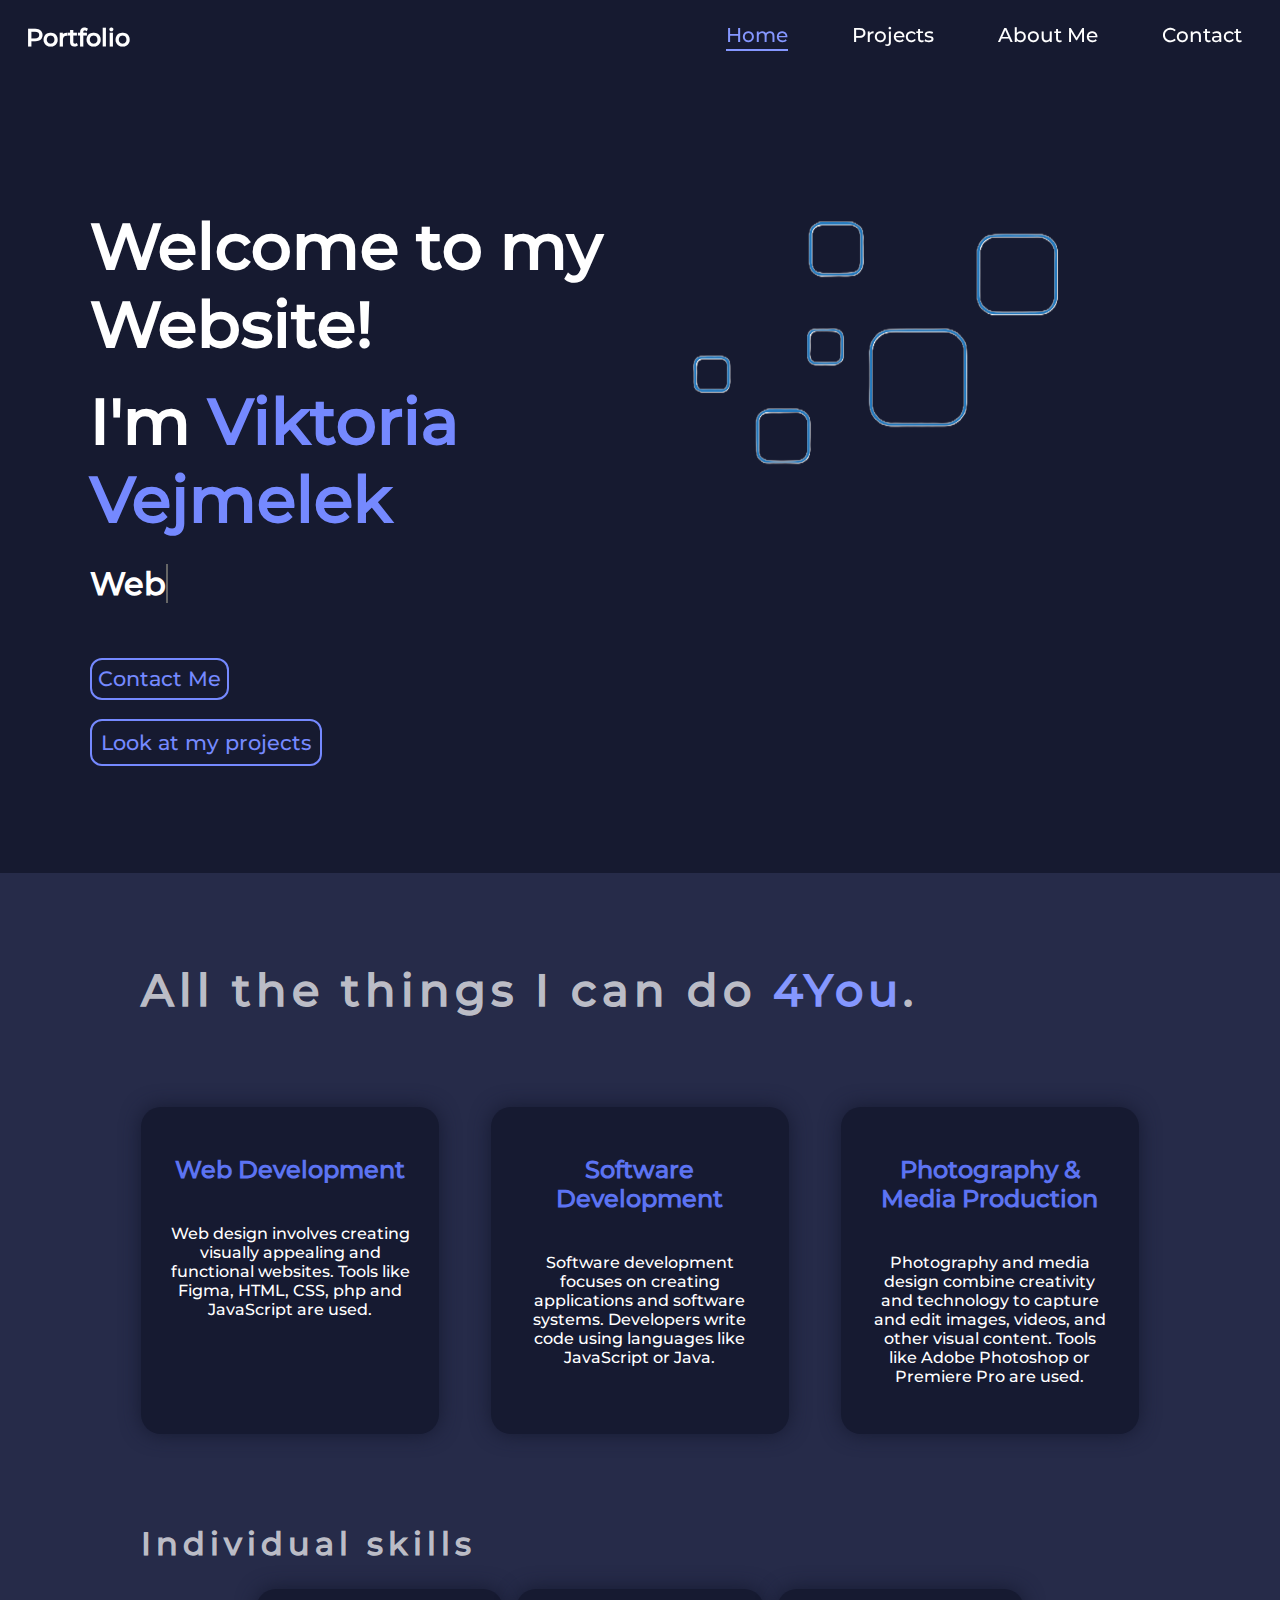
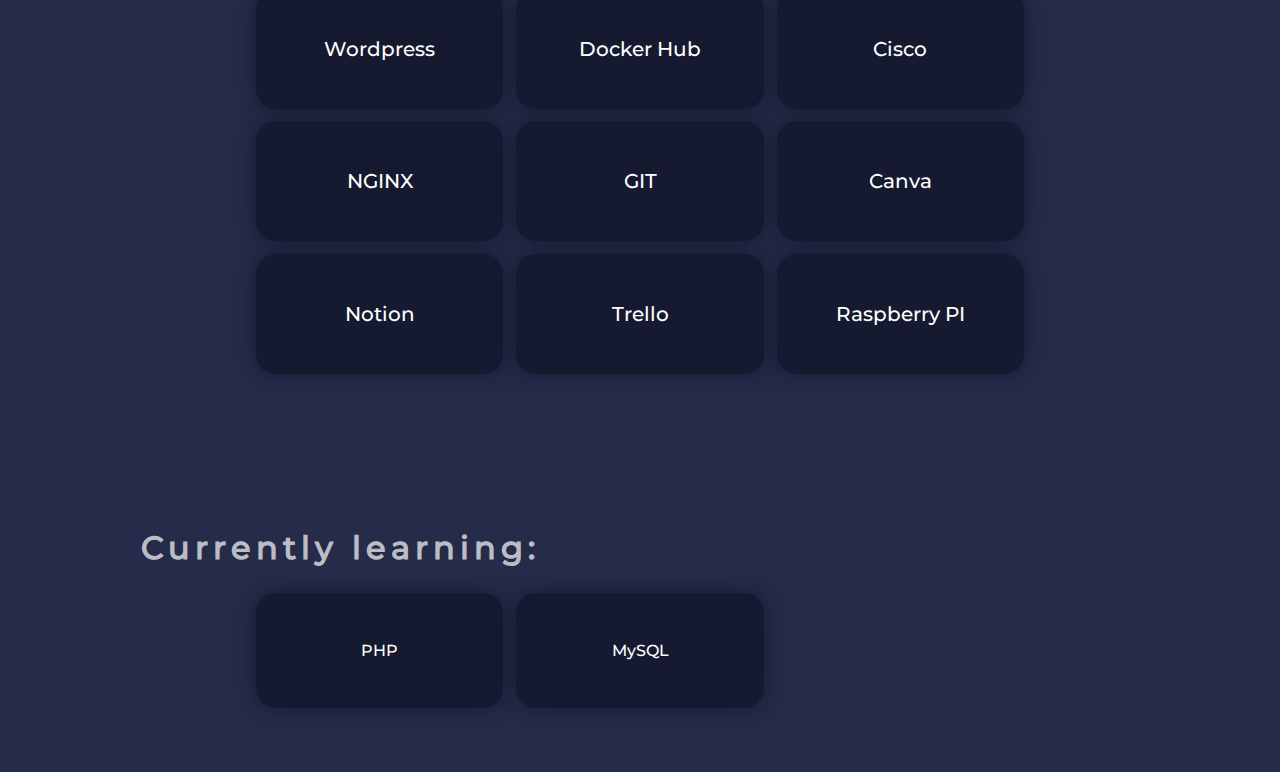
<file: index.html>
<!DOCTYPE html>
<html lang="en">
<head>
    <meta charset="UTF-8">
    <meta name="viewport" content="width=device-width, initial-scale=1.0">
    <meta name="author" content="Viki">
    <meta name="description" content="Ich bin ein begeisterter UX/UI-Designer und Webentwickler. Besuche meine Webseite vejmelek.com, um meine Projekte in Webdesign, Programmierung und Medientechnik zu entdecken.">
    <meta name="keywords" content="Webdesign, UX/UI Design, Programmierung, Projekte, Medientechnik, HTL Leonding, HTML, CSS, JavaScript, PHP">
    <meta name="robots" content="index, follow">
    <meta name="theme-color" content="#000000">
    <title>Vejmelek Viktoria - Webdesign und UX/UI</title>
    <link rel="canonical" href="https://vejmelek.com">

    <meta property="og:title" content="Vikis Portfolio - Webdesign und UX/UI">
    <meta property="og:description" content="Entdecke meine Projekte in Webdesign, UX/UI und Programmierung auf vejmelek.com. Perfekt für Inspiration und Zusammenarbeit.">
    <meta property="og:image" content="https://vejmelek.com/dein-bild.jpg">
    <meta property="og:url" content="https://vejmelek.com">
    <meta property="og:type" content="website">
    <meta property="og:locale" content="de_DE">
    
    
    <script src="./dateien/js/index.js" defer></script>
    <link rel="stylesheet" href="./dateien/css/index.css">
    <link rel="icon" href="./fotos/logo/logo_Vejmelek.jpg" type="image/x-icon">
    <link rel="stylesheet" href="./dateien/css/responsive.css">

    <script data-goatcounter="https://viki.goatcounter.com/count"
        async src="//gc.zgo.at/count.js"></script>

    <script type="application/ld+json">
        {
          "@context": "https://schema.org",
          "@type": "WebSite",
          "name": "Vejmelek Viktoria - Webdesign und UX/UI",
          "image": "./fotos/logo/logo_Vejmelek.jpg",
          "url": "https://vejmelek.com",
          "author": {
            "@type": "Person",
            "name": "Viktoria"
          },
          "description": "Entdecke meine Projekte in Webdesign, UX/UI und Programmierung auf vejmelek.com.",
          "potentialAction": {
            "@type": "SearchAction",
            "target": "https://vejmelek.com/?s={search_term_string}",
            "query-input": "required name=search_term_string"
          }
        }
        </script>
        
</head>
<body>
    <section id="homepage_section1">

        <nav style="position: fixed; top: 0;" class="homepage_navbar">
            <h4 id="homepage_navbar_portfolio">Portfolio</h4>
            <div id="homepage_navbar_oben">
                <a style="color: #8597ff; " class="homepage_navbar_link" href="index.html"><p style="border-bottom: #8597ff solid 2px; padding-bottom: 0.2vw;">Home</p></a>
                <a class="homepage_navbar_link" href="./dateien/html/projects.html">Projects</a>
                <a class="homepage_navbar_link" href="./dateien/html/aboutMe.html" >About Me</a>
                <a class="homepage_navbar_link" href="./dateien/html/contact.html" >Contact</a>
            </div>
        </nav>

        <main id="homepage_main">
            <div id="homepage_main_text">
                <div id="homepage_main_text_name">
                    <h1 style="color: white; margin-bottom: 1.5vw;">Welcome to my Website!</h1>
                    <h1 style="margin-bottom: 2vw; color: rgb(255, 255, 255);">I'm <span id="homepage_main_nameHighlight">Viktoria Vejmelek</span></h1>
                    <span
                        class="txt-rotate"
                        data-period="1000"
                        data-rotate='[ "Web Designer.", "Fullstack Developer.", "UI/UX Designer" ]'
                    ></span>
                </div>

                <div id="homepage_main_text_buttons">
                    <div id="homepage_main_button1">
                        <a href="./dateien/html/contact.html">Contact Me</a>
                    </div>

                    <div id="homepage_main_button2"><a onclick="openProjects()" href="./dateien/html/projects.html">Look at my projects</a></div>
                </div>
            </div>

            <div id="homepage_main_picture">
                <!-- <img style="z-index: 6;" id="homepage_main_iphone" src="./fotos/home/file.png" alt="homepage_main_iphone"> -->

                <img id="homepage_main_iphone" src="./fotos/home/form1.png" alt="">


            </div>

        </main>
    </section>

    <section style="z-index: 10;" id="homepage_section2">
        <h1 style="letter-spacing: 5px; color: #ffffffb6; padding: 10vh 0 0 11vw; font-size: 2.8em;">All the things I can do <span style="color: #8597ff;">4You</span>.</h1>
        <main id="main">
            <div>
                <div id="whatIDo-container" class="side-padding">
                    <div id="whatIDo-wrapper">
            
                      <div class="whatIDo-box">
                        <h2>Web Development</h2>
                        <p>Web design involves creating visually appealing and functional websites. Tools like Figma, HTML, CSS, php and JavaScript are used.</p>
                      </div>
            
                      <div class="whatIDo-box">
                        <h2>Software Development</h2>
                        <p>Software development focuses on creating applications and software systems. Developers write code using languages like JavaScript or Java.</p>
                      </div>
            
                      <div class="whatIDo-box">
                        <h2>Photography & Media Production</h2>
                        <p>Photography and media design combine creativity and technology to capture and edit images, videos, and other visual content. Tools like Adobe Photoshop or Premiere Pro are used.</p>
                      </div>

                      
            
                    </div>
                  </div>
            </div>

            <div id="Headline_part2">
                <h3 style="letter-spacing: 5px; color: #ffffffb6; padding: 10vh 0 0 11vw; font-size: 2em;">Individual skills</h3>
            </div>

            <div id="homepage_main_skills_unwichtig">
                <div class="whatIDo-box">
                    <p>Wordpress</p>
                </div>

                <div class="whatIDo-box">
                    <p>Docker Hub</p>
                </div>

                <div class="whatIDo-box">
                    <p>Cisco</p>
                </div>

                <div class="whatIDo-box">
                    <p>NGINX</p>
                </div>

                <div class="whatIDo-box">
                    <p>GIT</p>
                </div>

                <div class="whatIDo-box">
                    <p>Canva</p>
                </div>

                <div class="whatIDo-box">
                    <p>Notion</p>
                </div>

                <div class="whatIDo-box">
                    <p>Trello</p>
                </div>

                <div class="whatIDo-box">
                    <p>Raspberry PI</p>
                </div>
            </div>

            <div id="Headline_part3">
                <h3 style="letter-spacing: 5px; color: #ffffffb6; padding: 10vh 0 0 11vw; font-size: 2em;">Currently learning:</h3>
            </div>
            
            <div id="homepage_main_currentlyLearning">
                <div class="whatIDo-box"><p>PHP</p></div>
                <div class="whatIDo-box"><p>MySQL</p></div>
            </div>
        </main>

    </section>

    <div>
        <script data-name="BMC-Widget" data-cfasync="false" src="https://cdnjs.buymeacoffee.com/1.0.0/widget.prod.min.js" data-id="viktoriavei" data-description="Support me on Buy me a coffee!" data-message="You're a big part of making this possible – your support means the world and keeps me inspired!" data-color="#5F7FFF" data-position="Right" data-x_margin="18" data-y_margin="18"></script>
    </div>
</body>
</html>
</file>
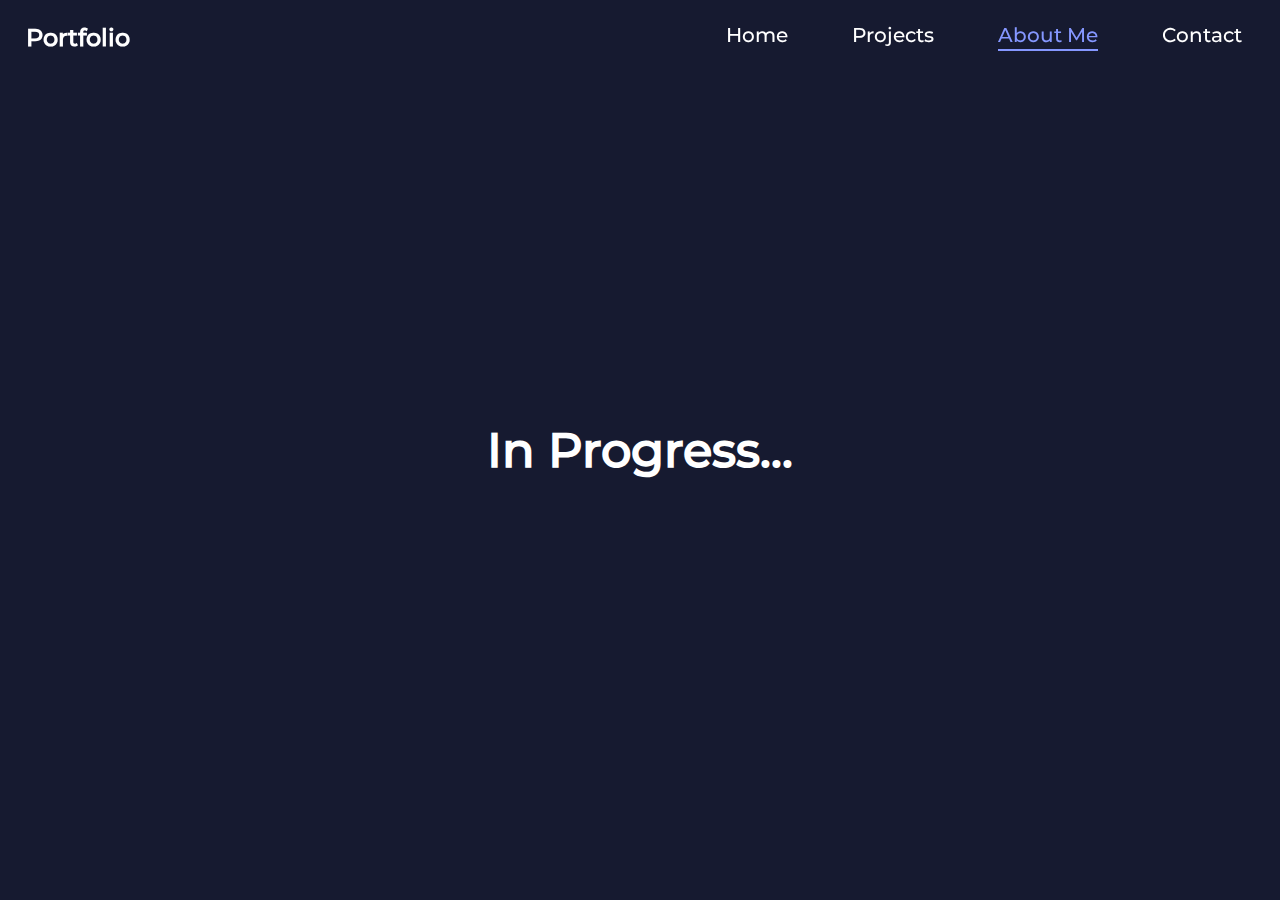
<file: dateien/html/aboutMe.html>
<!DOCTYPE html>
<html lang="en">
<head>
    <meta charset="UTF-8">
    <meta name="viewport" content="width=device-width, initial-scale=1.0">
    <meta name="author" content="Viki">
    <meta name="description" content="Ich bin ein begeisterter UX/UI-Designer und Webentwickler. Besuche meine Webseite vejmelek.com, um meine Projekte in Webdesign, Programmierung und Medientechnik zu entdecken.">
    <meta name="keywords" content="Webdesign, UX/UI Design, Programmierung, Projekte, Medientechnik, HTL Leonding, HTML, CSS, JavaScript, PHP">
    <meta name="robots" content="index, follow">
    <meta name="theme-color" content="#000000">
    <title>Vejmelek Viktoria - Webdesign und UX/UI</title>
    <link rel="canonical" href="https://vejmelek.com">

    <meta property="og:title" content="Vikis Portfolio - Webdesign und UX/UI">
    <meta property="og:description" content="Entdecke meine Projekte in Webdesign, UX/UI und Programmierung auf vejmelek.com. Perfekt für Inspiration und Zusammenarbeit.">
    <meta property="og:image" content="https://vejmelek.com/dein-bild.jpg">
    <meta property="og:url" content="https://vejmelek.com">
    <meta property="og:type" content="website">
    <meta property="og:locale" content="de_DE">
    
    
    <!-- <script src="./dateien/js/index.js" defer></script> -->
    <link rel="stylesheet" href="../css/aboutMe.css">
    <link rel="icon" href="../../fotos/logo/logo_Vejmelek.jpg">
    <link rel="stylesheet" href="../css/global.css">
    <link rel="stylesheet" href="../css/responsive.css">

    <script data-goatcounter="https://viki.goatcounter.com/count"
        async src="//gc.zgo.at/count.js"></script>

    <script type="application/ld+json">
        {
          "@context": "https://schema.org",
          "@type": "WebSite",
          "name": "Vejmelek Viktoria - Webdesign und UX/UI",
          "image": "./fotos/logo/logo_Vejmelek.jpg",
          "url": "https://vejmelek.com",
          "author": {
            "@type": "Person",
            "name": "Viktoria"
          },
          "description": "Entdecke meine Projekte in Webdesign, UX/UI und Programmierung auf vejmelek.com.",
          "potentialAction": {
            "@type": "SearchAction",
            "target": "https://vejmelek.com/?s={search_term_string}",
            "query-input": "required name=search_term_string"
          }
        }
        </script>
        
</head>
<body>
    
    <div>
        <script data-name="BMC-Widget" data-cfasync="false" src="https://cdnjs.buymeacoffee.com/1.0.0/widget.prod.min.js" data-id="viktoriavei" data-description="Support me on Buy me a coffee!" data-message="You're a big part of making this possible – your support means the world and keeps me inspired!" data-color="#5F7FFF" data-position="Right" data-x_margin="18" data-y_margin="18"></script>
    </div>

    <section id="homepage_section1">

        <nav class="homepage_navbar">
            <h4 id="homepage_navbar_portfolio" style="font-size: 1.5em;">Portfolio</h4>
            <div id="homepage_navbar_oben">
                <a class="homepage_navbar_link" href="../../index.html"><p>Home</p></a>
                <a class="homepage_navbar_link" href="./projects.html"><p>Projects</p></a>
                <a style="color: #8597ff; " class="homepage_navbar_link" href="./aboutMe.html" ><p style="border-bottom: #8597ff    solid 2px; padding-bottom: 0.2vw;">About Me</p></a>
                <a class="homepage_navbar_link" href="./contact.html" ><p>Contact</p></a>
            </div>
        </nav>

        <div id="main_header">
            <h2 id="status">In Progress...</h2>
        </div>
    </section>

    
</body>
</html>
</file>
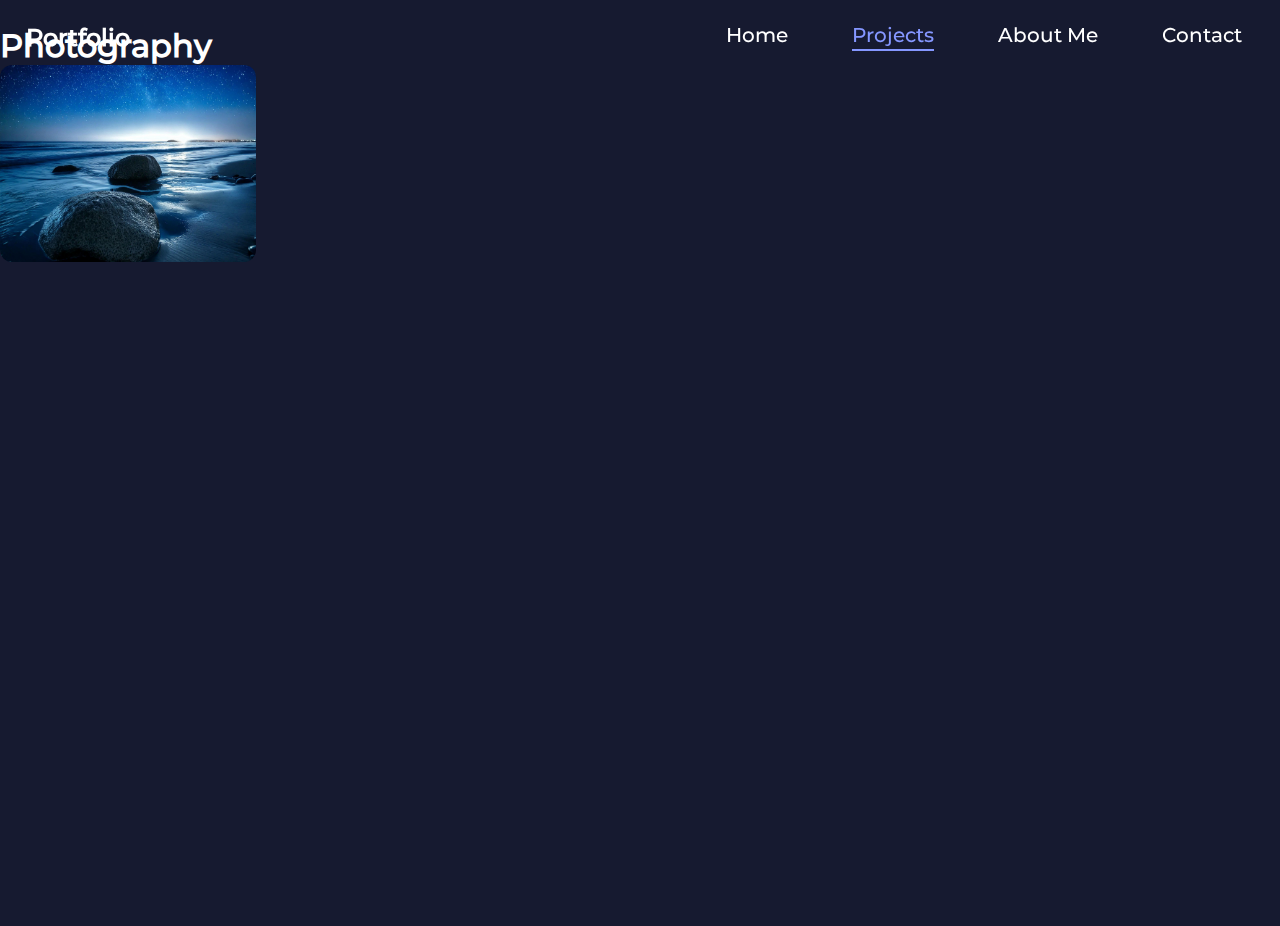
<file: dateien/html/projects.html>
<!DOCTYPE html>
<html lang="en">
<head>
    <meta charset="UTF-8">
    <meta name="viewport" content="width=device-width, initial-scale=1.0">
    <meta name="author" content="Viki">
    <meta name="description" content="Ich bin ein begeisterter UX/UI-Designer und Webentwickler. Besuche meine Webseite vejmelek.com, um meine Projekte in Webdesign, Programmierung und Medientechnik zu entdecken.">
    <meta name="keywords" content="Webdesign, UX/UI Design, Programmierung, Projekte, Medientechnik, HTL Leonding, HTML, CSS, JavaScript, PHP">
    <meta name="robots" content="index, follow">
    <meta name="theme-color" content="#000000">
    <title>Vejmelek Viktoria - Webdesign und UX/UI</title>
    <link rel="canonical" href="https://vejmelek.com">

    <meta property="og:title" content="Vikis Portfolio - Webdesign und UX/UI">
    <meta property="og:description" content="Entdecke meine Projekte in Webdesign, UX/UI und Programmierung auf vejmelek.com. Perfekt für Inspiration und Zusammenarbeit.">
    <meta property="og:image" content="https://vejmelek.com/dein-bild.jpg">
    <meta property="og:url" content="https://vejmelek.com">
    <meta property="og:type" content="website">
    <meta property="og:locale" content="de_DE">
    
    
    <script src="../js/portfolio.js" defer></script>
    <link rel="stylesheet" href="../css/projects.css">
    <link rel="icon" href="../../fotos/logo/logo_Vejmelek.jpg">
    <link rel="stylesheet" href="../css/global.css">
    <link rel="stylesheet" href="../css/responsive.css">

    <script type="application/ld+json">
        {
          "@context": "https://schema.org",
          "@type": "WebSite",
          "name": "Vejmelek Viktoria - Webdesign und UX/UI",
          "image": "./fotos/logo/logo_Vejmelek.jpg",
          "url": "https://vejmelek.com",
          "author": {
            "@type": "Person",
            "name": "Viktoria"
          },
          "description": "Entdecke meine Projekte in Webdesign, UX/UI und Programmierung auf vejmelek.com.",
          "potentialAction": {
            "@type": "SearchAction",
            "target": "https://vejmelek.com/?s={search_term_string}",
            "query-input": "required name=search_term_string"
          }
        }
        </script>
        
</head>
<body id="">

   <header>
        <nav class="homepage_navbar">
            <h4 id="homepage_navbar_portfolio" style="font-size: 1.5em;">Portfolio</h4>
            <div id="homepage_navbar_oben">
                <a class="homepage_navbar_link" href="../../index.html"><p>Home</p></a>
                <a style="color: #8597ff; " class="homepage_navbar_link" href="./projects.html"><p style="border-bottom: #8597ff    solid 2px; padding-bottom: 0.2vw;">Projects</p></a>
                <a class="homepage_navbar_link" href="./aboutMe.html" >About Me</a>
                <a class="homepage_navbar_link" href="./contact.html" ><p>Contact</p></a>
            </div>
        </nav>
   </header>

   <main id="projects_main">
        <div>
          <div  onclick=loadFotoG()>
            <h1>Photography</h1>
            <img class="project_main_img" src="../../fotos/projekte/fotografie/hintergrund.jpg" alt="FotoG" class="project_img">
          </div>
            
        </div>

        <div>
          <div id="project_back"></div>
          <div id="project_info_content"></div>
        </div>
   </main>
    
    <div>
        <script data-name="BMC-Widget" data-cfasync="false" src="https://cdnjs.buymeacoffee.com/1.0.0/widget.prod.min.js" data-id="viktoriavei" data-description="Support me on Buy me a coffee!" data-message="You're a big part of making this possible – your support means the world and keeps me inspired!" data-color="#5F7FFF" data-position="Right" data-x_margin="18" data-y_margin="18"></script>
    </div>
</body>
</html>
</file>
<file: dateien/css/index.css>
@font-face {
    font-family: me;
    src: url(../../fonts/static/Montserrat-Medium.ttf);
}

:root{
    --font_Family_AllPages: me;
    --font_color_darkSection: rgb(255, 255, 255);
    --font_color_lightSection: rgb(0, 0, 0);

    --color_Hightlight: #7589ff;
    --color_background_skills : #6f6f6f87 ;

    /* / Blacks and Whites / */
    --black-color: hsl(0, 0%, 0%); /*#black*/
    --white-color: hsl(0, 0%, 100%); /*#black*/
  
    /* / Background Colors / */
    --primary-bg-color: hsl(0, 0%, 7%); /*#111111*/
    --secondary-bg-color: hsl(0, 0%, 14%); /*#232323*/
    --accent-bg-color: hsl(0, 0%, 17%); /*#2C2C2C*/
  
    /* / Primary, Secondary, Accent colors / */
    --primary-color: hsl(231, 37%, 14%); /*#161A30*/
    --secondary-color: hsl(231, 32%, 22%); /*#262B49*/
    --accent-color: hsl(231, 100%, 73%); /*#7589ff*/
  
    /* / Font color / */
    --primary-font-color: hsl(0, 0%, 100%); /*#FFFFFF*/
    --secondary-font-color: hsl(0, 0%, 80%); /*#B4B4B4 -> 0, 0, 71*/
  
    /* / Margin / */
    --margin-xxs: 0.25rem;
    --margin-xs: 0.5rem;
    --margin-s: 0.75rem;
    --margin-m: 1rem;
    --margin-l: 1.25rem;
    --margin-xl: 1.75rem;
    --margin-xxl: 2.5rem;
    --margin-xxxl: 5rem;
  
    /* / Padding / */
    --padding-xxs: 0.25rem;
    --padding-xs: 0.5rem;
    --padding-s: 0.75rem;
    --padding-m: 1rem;
    --padding-l: 1.25rem;
    --padding-xl: 1.75rem;
    --padding-xxl: 2.5rem;
  
    /* / font size / */
    --font-size-xxs: 0.75rem;
    --font-size-xs: 0.875rem;
    --font-size-s: 1rem;
    --font-size-sm: 1.125rem;
    --font-size-m: 1.25rem;
    --font-size-l: 1.5rem;
    --font-size-xl: 2rem;
    --font-size-xxl: 3rem;
    --font-size-xxxl: 4rem;
    --font-size-xxxxl: 6rem;
    --font-size-xxxxxl: 8rem;
    --font-size-xxxxxxl: 10rem;
  
    --side-padding: 5vw;
  
    /* / screen max width */ 
    --screen-sm: 576px;
    --screen-md: 768px;
    --screen-lg: 992px;
    --screen-xl: 1200px;
    --screen-xxl: 1400px;
}

body {
    scroll-behavior: smooth;
    font-family: var(--font_Family_AllPages);
    padding: 0;
    margin: 0;
}

h1, h2, h3, h4, h5, h6, p{
    padding: 0;
    margin: 0;
}

a{
    text-decoration: none;
    color: var(--font_color_AllPages);
}

/* ***** Navbar ***** */

#homepage_navbar_oben{
    display: flex;
    justify-content: right;
    
}

#homepage_navbar_portfolio{
    display: flex;
    font-size: var(--font-size-l);
}

.homepage_navbar{
    width: 100%;
    position: fixed;
    top: 0;
    padding: 2.5vh 3vw 0 2vw;
    display: grid;
    grid-template-columns: 20% 80%;

    height: 3vh;

    color: white;

    z-index: 10;
    
}

.homepage_navbar_link{
    padding-right: 5vw;
    display: block;

    transition: all ease-in-out 150ms;
    font-size: var(--font-size-m);
}

.homepage_navbar_link:hover{
    scale: 1.15;
}

#homepage_section1{
    height: 97vh;
    /* z-index: 5; */

    background-color: #161A30;
}

/* ***** Main Part ***** */

#homepage_main{
    padding: 23vh 0 0 7vw;
    display: grid;
    grid-template-columns: 50% 50%;
}

#homepage_main_text_name{
    font-size: 2em;
}

#homepage_main_nameHighlight{
    color: #7589ff;
}

/* #homepage_main_text_name span{
    color: white;
    animation-delay: 2s;
    font-weight: 600;
} */

.txt-rotate{
    color: white;
    animation-delay: 2s;
    font-weight: 600;
}

.txt-rotate > .wrap {
    border-right: 0.08em solid #666;
  }

/* #homepage_main_text_buttons{
    display: grid;
    grid-template-columns: 100%;
} */

#homepage_main_button1 a{
    padding: 0.5vw;
    font-size: 1.3em;
    color:#7589ff;
    border: #7589ff solid 2px;
    border-radius: 12px;
    width: 9vw ;
    margin-top: 9vw;
    text-align: center;

    transition: all ease-in-out 150ms;
}

#homepage_main_button1{
    margin-top: 5vw;
    transition: all ease-in-out 150ms;
}

#homepage_main_button2 a{
    padding: 0.7vw;
    font-size: 1.3em;
    color:#7589ff;
    border: #7589ff solid 2px;
    border-radius: 12px;
    width: 13vw ;
    margin-top: 5vw;
    text-align: center;

    transition: all ease-in-out 150ms;
}

#homepage_main_button2{
    margin-top: 3vw;
    transition: all ease-in-out 150ms;
}

#homepage_main_button1 > a:hover{
    color:#161A30;
    border: #161A30 solid 2px;
    background-color: #7589ff;
    cursor: pointer;
}

#homepage_main_button2 > a:hover{
    color:#161A30;
    border: #161A30 solid 2px;
    background-color: #7589ff;
    cursor: pointer;
}

#homepage_main_iphone{
    margin: 0 0 0 0;
    z-index: -6;
    width: 30vw;
}

/* ***** Section 2 ***** */


#homepage_section2{
    height: auto;
    margin: 0;
    /* z-index: 10; */
    background-color: #262B49;
}

#main{
    height: auto;
}

/* Skills */
  
  #whatIDo-container {
    margin: 0vw 11vw 0 11vw; 
    padding-top: 10vh;
    text-align: center !important;
  }
  
  #whatIDo-wrapper {
    display: grid;
    grid-template-columns: 1fr 1fr 1fr;
    gap: 4vw;
    justify-content: center; 
    text-align: center !important;
  }
  
  .whatIDo-box {
    width: auto;
    align-items: center;
    display: flex;
    flex-direction: column;
    padding: var(--padding-xl);
    border-radius: 20px;
    box-shadow: 0 0 20px var(--primary-color);
    background-color: var(--primary-color);
  
    text-align: center !important;
    transition: all ease-in-out 200ms;
  }

  .whatIDo-box:hover{
    background-color: rgba(255, 255, 255, 0.587);
    transform: translateY(-5px);
  }

  .whatIDo-box:hover p{
    color: var(--primary-color);
  }
  
  .whatIDo-box h2 {
    font-size: var(--font-size-l);
    color: #5c73f2;
    margin: var(--margin-l) 0;
  }
  
  .whatIDo-box p {
    color: var(--font_color_darkSection);
    margin: var(--margin-l) 0;
  }

  
  
  #homepage_main_skills_unwichtig {
    padding: 2vw 20vw 5vw 20vw;
    display: grid;
    grid-template-columns: 1fr 1fr 1fr;
    gap: 1vw;
    justify-content: center; 
    text-align: center !important;
/*     
    font-size: var(--font-size-s);
    color:var(--white-color);
    display: grid;
    gap: 1vw;
    grid-template-columns: 1fr 1fr 1fr;
    padding: 2vw ;
    margin: 1vw 19vw 0 19vw; 
    text-align: center; */
  }

  #homepage_main_skills_unwichtig > div p{
    font-size: var(--font-size-m);
  }

  #homepage_main_currentlyLearning{
    padding: 2vw 20vw 5vw 20vw;
    display: grid;
    grid-template-columns: 1fr 1fr 1fr;
    gap: 1vw;
    justify-content: center; 
    text-align: center !important;
  }


/* Footer */

#Footer{
    /* padding: 3vw 10vw 3vw 10vw; */
    height: 30vh;
    background-color: #141939;
}

#grid_System_footer{
    display: grid;
    grid-template-columns: 1fr 1fr 1fr;
    border-bottom: white 2px solid;
}

#homepage_navbar_unten{
    color: var(--white-color);
    display: grid;
    grid-template-columns: 1fr;
    gap: 3vw;
}

#homepage_navbar_unten > a{
    font-size: var(--font-size-m);
}

.footer_box{
    /* padding: 1.5vw 10vw 3vw 10vw;  */
    padding: 1vh 5vw 1vh 5vw;
    color: var(--white-color);
}

.footer_box > h4, h5{
    font-size: var(--font-size-s);
    padding: 0 0 1vw;
    letter-spacing: 1px;
}
</file>
<file: dateien/css/responsive.css>
@media (max-width: 1614px) {
    /* Nav Bar */

    /* Section1 - Welcome */

    /* Section2 - Skills */

    /* Section3 - Projects */
    #projects_main{
        display: grid;
        grid-template-columns: 50% 50%;
        margin-top: 2vw;
        row-gap: 6vw;
    }

    .projects_main_galleryBox h4{
        font-size: var(--font-size-m);
        margin: 6vw 15vw 0vw 15vw;
        border-bottom: #7589ff 5px solid;
        border-radius: 47%;
    }

    .projects_main_galleryBox img{
        width: 35vw;
        height: 25vh;
        object-fit: cover;
        border-radius: 12px;
    }

    .projects_main_galleryBox:hover{
        transform: translateY(-5px);
        cursor: pointer;
    }

    /* Section4 - Contact */

    /* Footer */

    /* General */

    /* AboutMe */

}

@media (max-width: 1300px) {
    /* Nav Bar */

    /* Section1 - Welcome */

    /* Section2 - Skills */

    /* Section3 - Projects */

    #projects_main{
        display: grid;
        grid-template-columns: 100%;
        margin-top: 2vw;
        row-gap: 17vw;
    }

    .projects_main_galleryBox h4{
        font-size: var(--font-size-m);
        margin: 6vw 15vw 0vw 15vw;
        border-bottom: #7589ff 5px solid;
        border-radius: 47%;
    }

    .projects_main_galleryBox img{
        width: 45vw;
        height: 35vh;
        object-fit: cover;
        border-radius: 12px;
    }

    .projects_main_galleryBox:hover{
        transform: translateY(-5px);
        cursor: pointer;
    }

    /* Section4 - Contact */

    /* Footer */

    /* General */

    /* AboutMe */
    .socialImg{
        width: 6vw;
        height: 6vw;
        transition: all ease-in-out 200ms;
    }

}


/* Notes:

Projects: 1614 px width h4 nach oben positionieren und grid 2x2

Home: 800 px width Bild entfernen und Schrift width 100%

*/
</file>
<file: dateien/css/aboutMe.css>
@font-face {
    font-family: me;
    src: url(../../fonts/static/Montserrat-Medium.ttf);
}

:root{
    --font_Family_AllPages: me;
    --font_color_darkSection: rgb(255, 255, 255);
    --font_color_lightSection: rgb(0, 0, 0);

    --color_Hightlight: #7589ff;
    --color_background_skills : #6f6f6f87 ;

    /* / Blacks and Whites / */
    --black-color: hsl(0, 0%, 0%); /*#black*/
    --white-color: hsl(0, 0%, 100%); /*#black*/
  
    /* / Background Colors / */
    --primary-bg-color: hsl(0, 0%, 7%); /*#111111*/
    --secondary-bg-color: hsl(0, 0%, 14%); /*#232323*/
    --accent-bg-color: hsl(0, 0%, 17%); /*#2C2C2C*/
  
    /* / Primary, Secondary, Accent colors / */
    --primary-color: hsl(231, 37%, 14%); /*#161A30*/
    --secondary-color: hsl(231, 32%, 22%); /*#262B49*/
    --accent-color: hsl(231, 100%, 73%); /*#7589ff*/
  
    /* / Font color / */
    --primary-font-color: hsl(0, 0%, 100%); /*#FFFFFF*/
    --secondary-font-color: hsl(0, 0%, 80%); /*#B4B4B4 -> 0, 0, 71*/
  
    /* / Margin / */
    --margin-xxs: 0.25rem;
    --margin-xs: 0.5rem;
    --margin-s: 0.75rem;
    --margin-m: 1rem;
    --margin-l: 1.25rem;
    --margin-xl: 1.75rem;
    --margin-xxl: 2.5rem;
    --margin-xxxl: 5rem;
  
    /* / Padding / */
    --padding-xxs: 0.25rem;
    --padding-xs: 0.5rem;
    --padding-s: 0.75rem;
    --padding-m: 1rem;
    --padding-l: 1.25rem;
    --padding-xl: 1.75rem;
    --padding-xxl: 2.5rem;
  
    /* / font size / */
    --font-size-xxs: 0.75rem;
    --font-size-xs: 0.875rem;
    --font-size-s: 1rem;
    --font-size-sm: 1.125rem;
    --font-size-m: 1.25rem;
    --font-size-l: 1.5rem;
    --font-size-xl: 2rem;
    --font-size-xxl: 3rem;
    --font-size-xxxl: 4rem;
    --font-size-xxxxl: 6rem;
    --font-size-xxxxxl: 8rem;
    --font-size-xxxxxxl: 10rem;
  
    --side-padding: 5vw;
  
    /* / screen max width */ 
    --screen-sm: 576px;
    --screen-md: 768px;
    --screen-lg: 992px;
    --screen-xl: 1200px;
    --screen-xxl: 1400px;
}

body {
    scroll-behavior: smooth;
    font-family: var(--font_Family_AllPages);
    padding: 0;
    margin: 0;
}


h1, h2, h3, h4, h5, h6, p, a{
    padding: 0;
    margin: 0;
}

a{
    text-decoration: none;
    color: var(--font_color_AllPages);
    padding: 0;
    margin: 0;
}




/* ***** Navbar ***** */

#homepage_navbar_oben{
    display: flex;
    justify-content: right;
    position: sticky;
}

#homepage_navbar_portfolio{
    display: flex;
}

.homepage_navbar{
    width: 100%;
    position: fixed;
    top: 0;
    padding: 2.5vh 3vw 0 2vw;
    display: grid;
    grid-template-columns: 20% 80%;

    height: 3vh;

    color: white;
}

.homepage_navbar_link{
    padding-right: 5vw;
    display: block;

    transition: all ease-in-out 150ms;
    font-size: var(--font-size-m);
}

.homepage_navbar_link:hover{
    scale: 1.15;
}
#homepage_section1{
    height: 100vh;
    /* z-index: 5; */

    background-color: #161A30;
}

#status{
    display: flex;
    align-items: center;
    justify-content: center;
    height: 100vh;
    font-size: var(--font-size-xxl);
}
</file>
<file: dateien/css/global.css>
body{
    color: white;
    background-color: #161A30;
}
</file>
<file: dateien/css/projects.css>
@font-face {
    font-family: me;
    src: url(../../fonts/static/Montserrat-Medium.ttf);
}

:root{
    --font_Family_AllPages: me;
    --font_color_darkSection: rgb(255, 255, 255);
    --font_color_lightSection: rgb(0, 0, 0);

    --color_Hightlight: #7589ff;
    --color_background_skills : #6f6f6f87 ;

    /* / Blacks and Whites / */
    --black-color: hsl(0, 0%, 0%); /*#black*/
    --white-color: hsl(0, 0%, 100%); /*#black*/
  
    /* / Background Colors / */
    --primary-bg-color: hsl(0, 0%, 7%); /*#111111*/
    --secondary-bg-color: hsl(0, 0%, 14%); /*#232323*/
    --accent-bg-color: hsl(0, 0%, 17%); /*#2C2C2C*/
    --light-bg-color: hsla(0, 0%, 83%, 0.385) ;
    --light-bg-color-hover: hsla(0, 0%, 83%, 0.661) ;
  
    /* / Primary, Secondary, Accent colors / */
    --primary-color: hsl(231, 37%, 14%); /*#161A30*/
    --secondary-color: hsl(231, 32%, 22%); /*#262B49*/
    --accent-color: hsl(231, 100%, 73%); /*#7589ff*/
  
    /* / Font color / */
    --primary-font-color: hsl(0, 0%, 100%); /*#FFFFFF*/
    --secondary-font-color: hsl(0, 0%, 80%); /*#B4B4B4 -> 0, 0, 71*/
  
    /* / Margin / */
    --margin-xxs: 0.25rem;
    --margin-xs: 0.5rem;
    --margin-s: 0.75rem;
    --margin-m: 1rem;
    --margin-l: 1.25rem;
    --margin-xl: 1.75rem;
    --margin-xxl: 2.5rem;
    --margin-xxxl: 5rem;
  
    /* / Padding / */
    --padding-xxs: 0.25rem;
    --padding-xs: 0.5rem;
    --padding-s: 0.75rem;
    --padding-m: 1rem;
    --padding-l: 1.25rem;
    --padding-xl: 1.75rem;
    --padding-xxl: 2.5rem;
  
    /* / font size / */
    --font-size-xxs: 0.75rem;
    --font-size-xs: 0.875rem;
    --font-size-s: 1rem;
    --font-size-sm: 1.125rem;
    --font-size-m: 1.25rem;
    --font-size-l: 1.5rem;
    --font-size-xl: 2rem;
    --font-size-xxl: 3rem;
    --font-size-xxxl: 4rem;
    --font-size-xxxxl: 6rem;
    --font-size-xxxxxl: 8rem;
    --font-size-xxxxxxl: 10rem;
  
    --side-padding: 5vw;
  
    /* / screen max width */ 
    --screen-sm: 576px;
    --screen-md: 768px;
    --screen-lg: 992px;
    --screen-xl: 1200px;
    --screen-xxl: 1400px;
}

body {
    scroll-behavior: smooth;
    font-family: var(--font_Family_AllPages);
    padding: 0;
    margin: 0;
}

h1, h2, h3, h4, h5, h6, p, a{
    padding: 0;
    margin: 0;
}

a{
    text-decoration: none;
    color: var(--font_color_AllPages);
    padding: 0;
    margin: 0;
}

#projects_main{
    margin-top: 8vh;
    height: 100vh;
}

/* ***** Navbar ***** */

#homepage_navbar_oben{
    display: flex;
    justify-content: right;
    position: sticky;
}

#homepage_navbar_portfolio{
    display: flex; 
}

.homepage_navbar{
    width: 100%;
    position: fixed;
    top: 0;
    padding: 2.5vh 3vw 0 2vw;
    display: grid;
    grid-template-columns: 20% 80%;

    height: 3vh;

    color: white;
    z-index: 10;
}

.homepage_navbar_link{
    padding-right: 5vw;
    display: block;

    transition: all ease-in-out 150ms;
    font-size: var(--font-size-m);
}

.homepage_navbar_link:hover{
    scale: 1.15;
}

#projects_section1{
    height: auto;
    min-height: 100vh;

    background-color: #161A30;
}

/* MAIN *** Projects *** Gallery Photos */



#projects_main_infosANDPics{
    padding: 3vw 3vw 3vw 3vw;
    
}

.projects_main_galleryBox{
    margin: 1vw;
    border-radius: 12px;
    padding: 0;
    height: 15vw;
    
    text-align: center;

    transition: all ease-in-out 200ms;
}

.projects_main_galleryBox img{
    width: 23vw;
    height: 40vh;
    object-fit: cover;
    border-radius: 12px;
}

.projects_main_galleryBox h4{
    font-size: var(--font-size-m);
    margin: 6vw 4vw 0vw 4vw;
    border-bottom: #7589ff 5px solid;
    border-radius: 47%;
}

.projects_main_galleryBox div p{
    margin: 0 1vw 2vw 1vw;
}

.projects_main_galleryBox div{
    position: relative;
    bottom: 12vw;
    color: var(--white-color);
}


.projects_main_galleryBox:hover{
    transform: translateY(-5px);
    cursor: pointer;
}

.project_main_img{
    display: flex;
    justify-content: center;
    align-items: center;
    width: 20vw;
    object-fit: contain;
    
    border-radius: 12px;
}

#projects_main_headline{
    text-align: left;
    color: var(--white-color);
    padding: 10vh 0 1vh 0;
    text-decoration: underline;
    text-align: center;
}

/* Fotografie -- Fotos usw */

#project_info_content{
    display: grid;
    grid-template-columns: 1fr 1fr 1fr;
    gap: 2vw;
}

.projects_main_galleryBox_project1 img{
    opacity: 0.3;
    object-fit: cover;
    width: 30vw;
    height: 25vw;

    box-shadow: 0 0 10px var(--black-color);

    transition: all ease-in-out 200ms;
}

.projects_main_galleryBox_project1 img:hover{
    opacity: 1;
    transform: translateY(-10px);
}

.foto_beschreibing{
    color: var(--white-color);
    position: relative;
    bottom: 60px;
    left: 15px;
}

#back{
    font-size: var(--font-size-m);
    color: var(--white-color);
    margin: 2vw 1vw 2vw 1vw;

    transition: all ease-in-out 200ms;
}

#back:hover{
    cursor: pointer;
    transform: translateY(-4px);
}

.projekt_img img{
    width: 10vw;
    height: 10vw;
}
</file>
